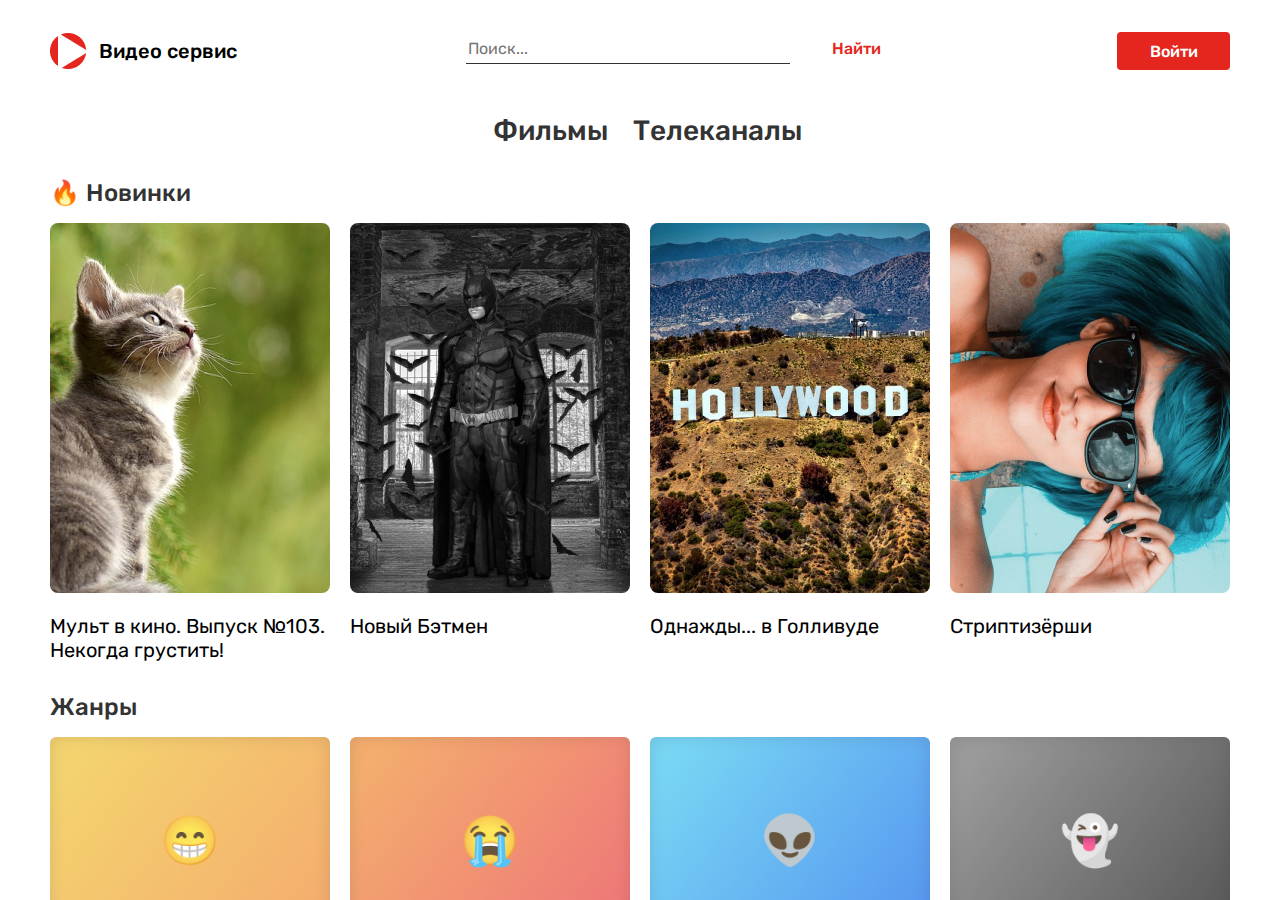
<file: cvt/index.html>
<!DOCTYPE html>
<html lang="ru">
<head>
    <meta charset="UTF-8">
    <meta http-equiv="X-UA-Compatible" content="IE=edge">
    <meta name="viewport" content="width=device-width, initial-scale=1.0">
    <link rel="stylesheet" href="css/style.css">
    <script src="https://ajax.googleapis.com/ajax/libs/jquery/3.6.0/jquery.min.js"></script>
    <script src="js/script.js"></script>
    <title>CVT</title>
</head>
<body>
    <div class="container">
      <div class="wrapper">
          <header class="header">
            <div class="logo">
                <img src="img/sign.png" alt="logo">
                <p>Видео сервис</p>
            </div>
            <form class="header__form_search">
                <input type="text" placeholder="Поиск..." class="header__search_input">
                <input type="button" value="Найти" class="header__search_btn">
            </form>
            <form>
                <input type="button" value="Войти" class="header__entry">

            </form>

          </header>
          <main>
              <nav class="nav">
                  <ul class="nav__ul">
                  <li><a href="#" class="nav__a">Фильмы</a> </li>
                  <li><a href="#" class="nav__a">Телеканалы</a> </li>
                </ul>
              </nav>
              <div class="content">
                
              
              <div class="new">
                  <p class="name__part">🔥 Новинки</p>
                  <div class="items">

                           <div class="item">
                            <div class="item__hover">
                              <img src="img/image.png" alt="cats">
                              <p class="item_hover_text">Фильм повествует о череде событий, произошедших в Голливуде в 1969 году, на закате его «золотого века». Известный актер Рик Далтон и его дублер Клифф Бут пытаются найти свое место в стремительно меняющемся мире киноиндустрии.</p>
                              </div>
                              <p>Мульт в кино. Выпуск №103. Некогда грустить!</p>
                            </div>
                        <div class="item">
                            <div class="item__hover">
                              <img src="img/image-1.png" alt="batman">
                              <p class="item_hover_text">Фильм повествует о череде событий, произошедших в Голливуде в 1969 году, на закате его «золотого века». Известный актер Рик Далтон и его дублер Клифф Бут пытаются найти свое место в стремительно меняющемся мире киноиндустрии.</p>
                              </div>
                              <p>Новый Бэтмен</p>
                            </div>
                      
                      <div class="item">
                        <div class="item__hover">
                          <img src="img/image-2.png" alt="hollywood">
                          <p class="item_hover_text">Фильм повествует о череде событий, произошедших в Голливуде в 1969 году, на закате его «золотого века». Известный актер Рик Далтон и его дублер Клифф Бут пытаются найти свое место в стремительно меняющемся мире киноиндустрии.</p>
                        </div>
                          <p>Однажды... в Голливуде</p>
                     </div>
                      <div class="item">
                        <div class="item__hover">
                          <img src="img/image-3.png" alt="strip">
                          <p class="item_hover_text">Фильм повествует о череде событий, произошедших в Голливуде в 1969 году, на закате его «золотого века». Известный актер Рик Далтон и его дублер Клифф Бут пытаются найти свое место в стремительно меняющемся мире киноиндустрии.</p>
                        </div>
                          <p>Стриптизёрши</p>
                     </div>
                      
                  
                </div>
              <div class="genres">
                  <p class="name__part">Жанры</p>
                  <div class="items">
                  <div class="genre__comedy space">
                  <p class="genre__emoj">
                    &#128513;</p>
                  <p class="genre__p">Комедии</p></div>
                  <div class="genre__drama space">
                  <p class="genre__emoj">
                    &#128557;</p>
                  <p class="genre__p">Драмы</p></div>
                  <div class="genre__fantastic space">
                  <p class="genre__emoj">
                    &#128125;</p>

                  <p class="genre__p">Фантастика</p></div>
                  <div class="genre__horror space">
                  <p class="genre__emoj">	
                    &#128123;  </p>
                  <p class="genre__p">Ужасы</p></div>
                </div>

              </div>
	
            </div>   
          </main>
          <footer class="footer">
            <img src="img/Vector.svg" alt="Vector">
            <div>
            <p>426057, Россия, Удмуртская Республика, г. Ижевск, ул. Карла Маркса, 246 (ДК «Металлург»)<br>+7 (3412) 93-88-61, 43-29-29</p>
            <p><a href="htc-cs.ru">htc-cs.ru</a></p>
        </div>
          </footer>
      </div>
      
    </div>
    
    
</body>
</html>
</file>
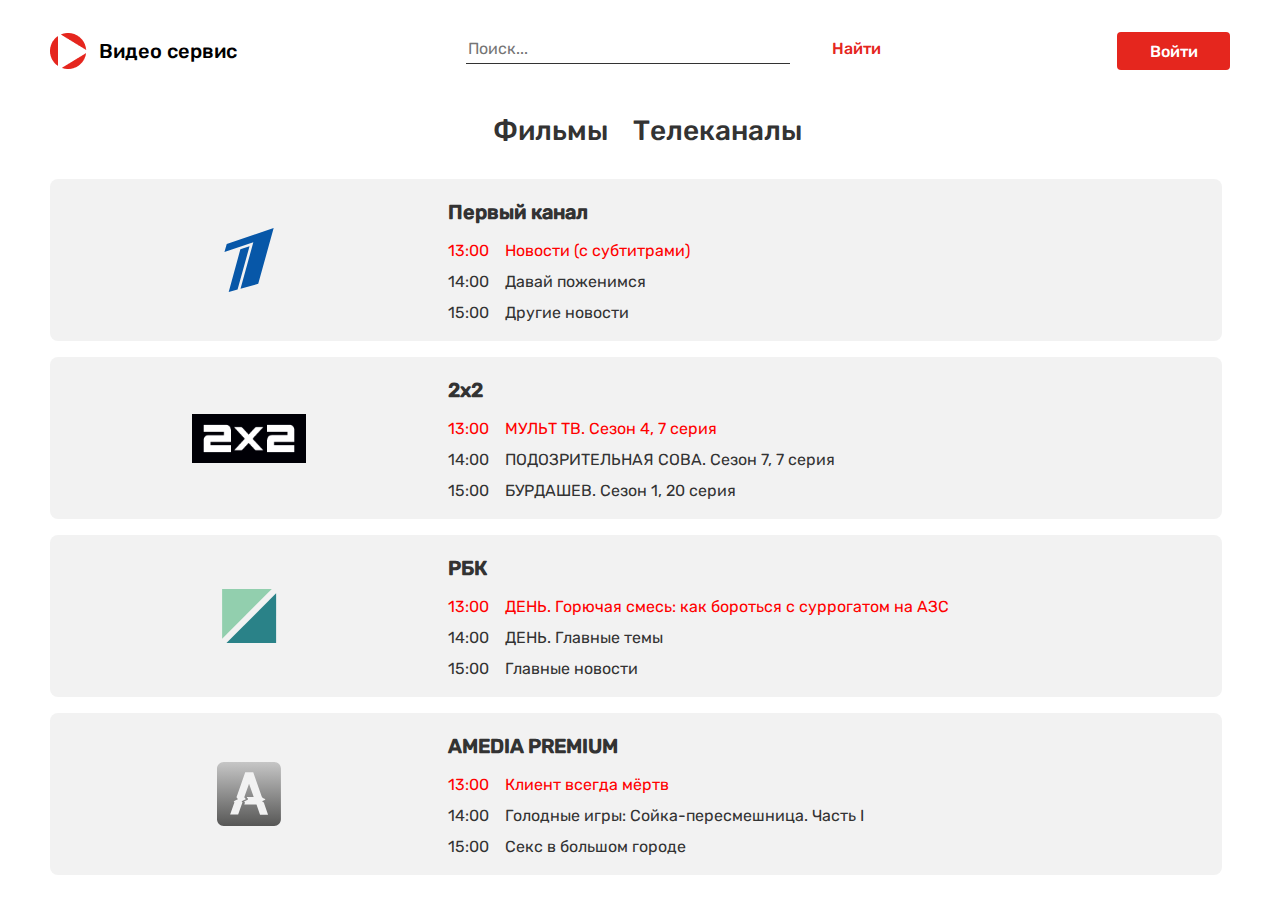
<file: cvt/index-2.html>
<!DOCTYPE html>
<html lang="ru">
<head>
    <meta charset="UTF-8">
    <meta http-equiv="X-UA-Compatible" content="IE=edge">
    <meta name="viewport" content="width=device-width, initial-scale=1.0">
    <link rel="stylesheet" href="css/style.css">
    <title>CVT</title>
</head>
<body>
    <div class="container">
      <div class="wrapper">
          <header class="header">
            <div class="logo">
                <img src="img/sign.png" alt="logo">
                <p>Видео сервис</p>

            </div>
            <form class="header__form_search">
                <input type="text" placeholder="Поиск..." class="header__search_input">
                <input type="button" value="Найти" class="header__search_btn">
            </form>
            <form>
                <input type="button" value="Войти" class="header__entry">

            </form>

          </header>
          <main>
              <nav class="nav">
                  <ul class="nav__ul">
                  <li><a href="#" class="nav__a">Фильмы</a> </li>
                  <li><a href="#" class="nav__a">Телеканалы</a> </li>
                </ul>
              </nav>
              <div class="channels">
                <div class="channels__item">
                  <img src="img/Vector_1.svg" alt="pervii" class="channels__item_img">
                  <div class="channels__item_title">
                    <h2 >Первый канал</h2>
                    <div class="channels__item_text">
                    <div class="channels__item_timing">
                      <p>13:00</p>
                      <p>14:00</p>
                      <p>15:00</p>
                    </div>
                    <div class="channels__item_channel">
                      <p>Новости (с субтитрами)</p>
                      <p>Давай поженимся</p>
                      <p>Другие новости</p>
                    </div>
                    </div>
                  </div>

                </div>
                <div class="channels__item">
                  <img src="img/2x2.svg" alt="tooandtoo" class="channels__item_img">
                  <div class="channels__item_title">
                    <h2 >2x2</h2>
                    <div class="channels__item_text">
                    <div class="channels__item_timing">
                      <p>13:00</p>
                      <p>14:00</p>
                      <p>15:00</p>
                    </div>
                    <div class="channels__item_channel">
                      <p>МУЛЬТ ТВ. Сезон 4, 7 серия</p>
                      <p>ПОДОЗРИТЕЛЬНАЯ СОВА. Сезон 7, 7 серия</p>
                      <p>БУРДАШЕВ. Сезон 1, 20 серия</p>
                    </div>
                    </div>
                  </div>

                </div>
                <div class="channels__item">
                  <img src="img/rbk.svg" alt="rbk" class="channels__item_img">
                   <div class="channels__item_title">
                    <h2 >РБК</h2>
                  <div class="channels__item_text">
                    <div class="channels__item_timing">
                      <p>13:00</p>
                      <p>14:00</p>
                      <p>15:00</p>
                    </div>
                    <div class="channels__item_channel"> 
                      <p>ДЕНЬ. Горючая смесь: как бороться с суррогатом на АЗС</p>
                      <p>ДЕНЬ. Главные темы</p>
                      <p>Главные новости</p>
                    </div>
                  </div>
                  </div>

                </div>
                <div class="channels__item">
                  <img src="img/Vector_A.svg" alt="A" class="channels__item_img">
                  <div class="channels__item_title">
                    <h2 >AMEDIA PREMIUM</h2>
                    <div class="channels__item_text">
                    <div class="channels__item_timing">
                      <p>13:00</p>
                      <p>14:00</p>
                      <p>15:00</p>
                    </div>
                    <div class="channels__item_channel">
                      <p>Клиент всегда мёртв</p>
                      <p>Голодные игры: Сойка-пересмешница. Часть I</p>
                      <p>Секс в большом городе</p>
                    </div>
                    </div>
                  </div>

                </div>
                <div class="channels__item">
                  <img src="img/Vector_1.svg" alt="pervii" class="channels__item_img">
                  <div class="channels__item_title">
                    <h2 >Первый канал</h2>
                    <div class="channels__item_text">
                    <div class="channels__item_timing">
                      <p>13:00</p>
                      <p>14:00</p>
                      <p>15:00</p>
                    </div>
                    <div class="channels__item_channel">
                      <p>Новости (с субтитрами)</p>
                      <p>Давай поженимся</p>
                      <p>Другие новости</p>
                    </div>
                    </div>
                  </div>

                </div>
              </div>
              </main>
          <footer class="footer">
            <img src="img/Vector.svg" alt="Vector">
            <div>
            <p>426057, Россия, Удмуртская Республика, г. Ижевск, ул. Карла Маркса, 246 (ДК «Металлург»)<br>+7 (3412) 93-88-61, 43-29-29</p>
            <p><a href="htc-cs.ru">htc-cs.ru</a></p>
        </div>
          </footer>
      </div>
      
    </div>
    
    
</body>
</html>
</file>
<file: cvt/css/style.css>
*{
    margin: 0;
}
@font-face {
    font-family:"Rubik-Medium" ;
    src: url(../fonts/static/Rubik-Medium.ttf);
}
@font-face {
    font-family:"Rubik-Regular" ;
    src: url(../fonts/static/Rubik-Regular.ttf);
}
.container{
    width: 100vw;
    height: 100vh;
    display: flex;
    justify-content: center;
    overflow-x: hidden;  
    background: #ffffff; 

}
.wrapper{
    width: 1180px;
    height: 100%;    
    
}
.header{
    display: flex;
    flex-direction: row;
    justify-content: space-between;
    margin-top: 32px;
    align-items: center;
    margin-bottom: 44px;
    
}
.logo:hover,
.header__search_input:hover,
.header__search_btn:hover,
.header__entry:hover{
    cursor: pointer;
}
.logo{
    display: flex;
    flex-direction: row;
    align-items: center;
}
.logo p{
    margin-left: 11.88px;
    font-family: "Rubik-Medium" ;
    font-size: 20px;
}
.header__search_btn{
    margin-left: 32px;
    font-family: "Rubik-Medium";
    font-size: 16px;
    border: none;
    color: #E5261E;    
    background:none
}

.header__search_input{
    width: 320px;
    height: 18px;
    background:none;
    border: none;
    border-bottom: #333333 1px solid;
    padding-bottom: 6px;
    font-family: "Rubik-Medium";
    font-size: 16px;    
}
.header__search_input::placeholder{
    font-family: "Rubik-Regular";
    font-size: 16px;
    padding-bottom: 6px;
}
.header__search_input:focus{
    outline: none;

}
.header__entry{
    font-family: "Rubik-Medium";
    font-size: 16px;
    width: 113px;
    height: 38px;
    border: none;
    background-color: #E5261E;
    color: white;
    border-radius: 4px;
}
.header__entry:hover{
    background-color: #CC221B;
}
.nav{
    margin-bottom: 32px;
}
.nav__ul{
    display: flex;
    flex-direction: row;
    justify-content: center;

}
.nav__ul li{
    list-style: none;
}
.nav__a{
    text-decoration: none;
    font-family: "Rubik-Medium";
    font-size: 28px;
    color: #333333;
}
.nav__a:hover{
    color: #E5261E;
    border-bottom: #E5261E 2px solid;
    padding-bottom: 9px;
}
.nav__a:first-child{
    margin-right: 25px;
}
.name__part{
    font-family: "Rubik-Medium";
    font-size: 24px;
    color: #333333;
    margin-bottom: 16px; 
}
.new__p:hover{
    cursor: pointer;
}
.items{
    display: flex;
    flex-direction: row;
    margin-bottom: 32px;
    justify-content: space-between;    
}
.item{    
    font-family: "Rubik-Regular";
    font-size: 20px;
    width: 280px;
    height: 438px;
}
.item img{
    border-radius: 8px;
    margin-bottom: 16px;    
}
.item__hover{
    position: relative;
}
.item_hover_text{
    position: absolute;
    width: 248px;
    height: 338px;
    top: 0;
    left: 0;
    background-color: #333333;
    color: white;
    padding: 16px;
    border-radius: 8px;
    opacity: 0;
    font-family: "Rubik-Regular";
    font-size: 16px;
    line-height: 140%;
}
.item_hover_text:hover{
    opacity: 0.8;
    cursor: pointer;
}

.genre__comedy,
.genre__drama,
.genre__fantastic,
.genre__horror{
    width: 280px;
    height: 208px;
    border-radius: 6px;    
    font-family: "Rubik-Regular";
    font-size: 20px;
    display: flex;
    justify-content: center;
    align-items: center;
    flex-direction: column;

}
 
.genre__comedy{
    background: linear-gradient(127.83deg, #F2C94C 8.44%, #F29A4A 91.36%);
box-shadow: inset 0px 0px 16px rgba(0, 0, 0, 0.15);
opacity: 0.8;
}
.genre__drama{
    background: linear-gradient(127.83deg, #F2994A 8.44%, #EB5757 91.36%);
opacity: 0.8;
box-shadow: inset 0px 0px 16px rgba(0, 0, 0, 0.15);

}
.genre__fantastic{
    background: linear-gradient(127.83deg, #56CCF2 8.44%, #2F80ED 91.36%);
opacity: 0.8;
box-shadow: inset 0px 0px 16px rgba(0, 0, 0, 0.15);
}
.genre__horror{
    background: linear-gradient(127.83deg, #828282 8.44%, #333333 91.36%);
opacity: 0.8;
box-shadow: inset 0px 0px 16px rgba(0, 0, 0, 0.15);
}
.genre__p{
    margin-bottom: 24px;
    margin-top: auto;
}
.genre__emoj{
    margin-top: 80px;
    margin-bottom: auto;
    font-size: 48px;
    line-height: 1;
}
.genre__comedy:hover,
 .genre__drama:hover,
.genre__fantastic:hover,
.genre__horror:hover{
opacity: 1;
cursor: pointer;
}
.footer{
    background-color:#F2F2F2 ;
    height: auto;
    display: flex;    
    justify-content: start;
    position: relative;
     
}
.footer p{
    font-family: "Rubik-Regular";
    font-size: 16px;
    margin-left: 40px;
    margin-top: 22px;
    line-height: 1.5;
}
.footer a{
    font-family: "Rubik-Medium";
    font-size: 16px;
    color: #1F4766;
}
.footer img{
    width: 32px;
}
.footer:before, footer:after {
    position: absolute;
    top: 0px;
    bottom: 0px;
    content:  '' ;
    background-color: #f2f2f2;
    width: 100%;
}

.footer:before {
    right: 100%
}

.footer:after {
    left: 100%;
}
.channels{
    overflow-y: scroll;
    height: 696px;
    margin-bottom: 72px;
    
    
}
.channels::-webkit-scrollbar{
    width: 8px;
    background-color:#F2F2F2 ;
}
.channels::-webkit-scrollbar-thumb{
    background-color:#BDBDBD ;
    border-radius: 2px;
    border: 2px solid #F2F2F2;
}
.channels::-webkit-scrollbar-track{
    background: #F2F2F2;
    border-radius:2px;
}
.channels__item{
    background: #F2F2F2;
    display: flex;
    flex-direction: row;
    height: 162px;
    border-radius: 8px;
    margin-bottom:16px ;
    color: #333333;
    margin-right: 8px;
    
} 
.channels__item_img{
width: 34%;
object-fit: none;
}
h2{
    font-family: "Rubik-Medium";
    font-size: 20px; 
    
}
.channels__item_title{
    width: 66%;
    display: flex;
    flex-direction:column;
    margin-top: 21px;
    
}
.channels__item_timing{
    margin-right: 16px;
    font-family: "Rubik-Regular";
    font-size: 16px;
    
}
.channels__item_channel{
    font-family: "Rubik-Regular";
    font-size: 16px;
}
.channels__item_text{
    display: flex;
    flex-direction: row;
    margin-top: 17px;
}
.channels__item_text p{
    margin-bottom: 12px;
}
.channels__item_text p:first-child{
    color: red;
}

@media (max-width: 768px) {
        
    .header{
        flex-direction: column;
    }

    .header__form_search{
        display: flex;
        flex-direction: column;  
        margin: 16px 0px;
    }

    .header__search_btn{
        margin-left: 0px;
        margin-top: 12px;
    }

    .nav__ul {
        flex-direction: column;
        align-items: center;
    }

    .items{
        flex-wrap: wrap;
        justify-content: center;
    }

    .name__part{
        text-align: center;
    }

    .space{
        margin-bottom: 16px;
    }

    .footer{
        flex-direction: column;
        align-items: center;
    }  
    .footer__contacts{
        padding-left: 15px;
    }

    .nav__ul li{
        margin-bottom: 16px;
    }


    

    }
</file>
